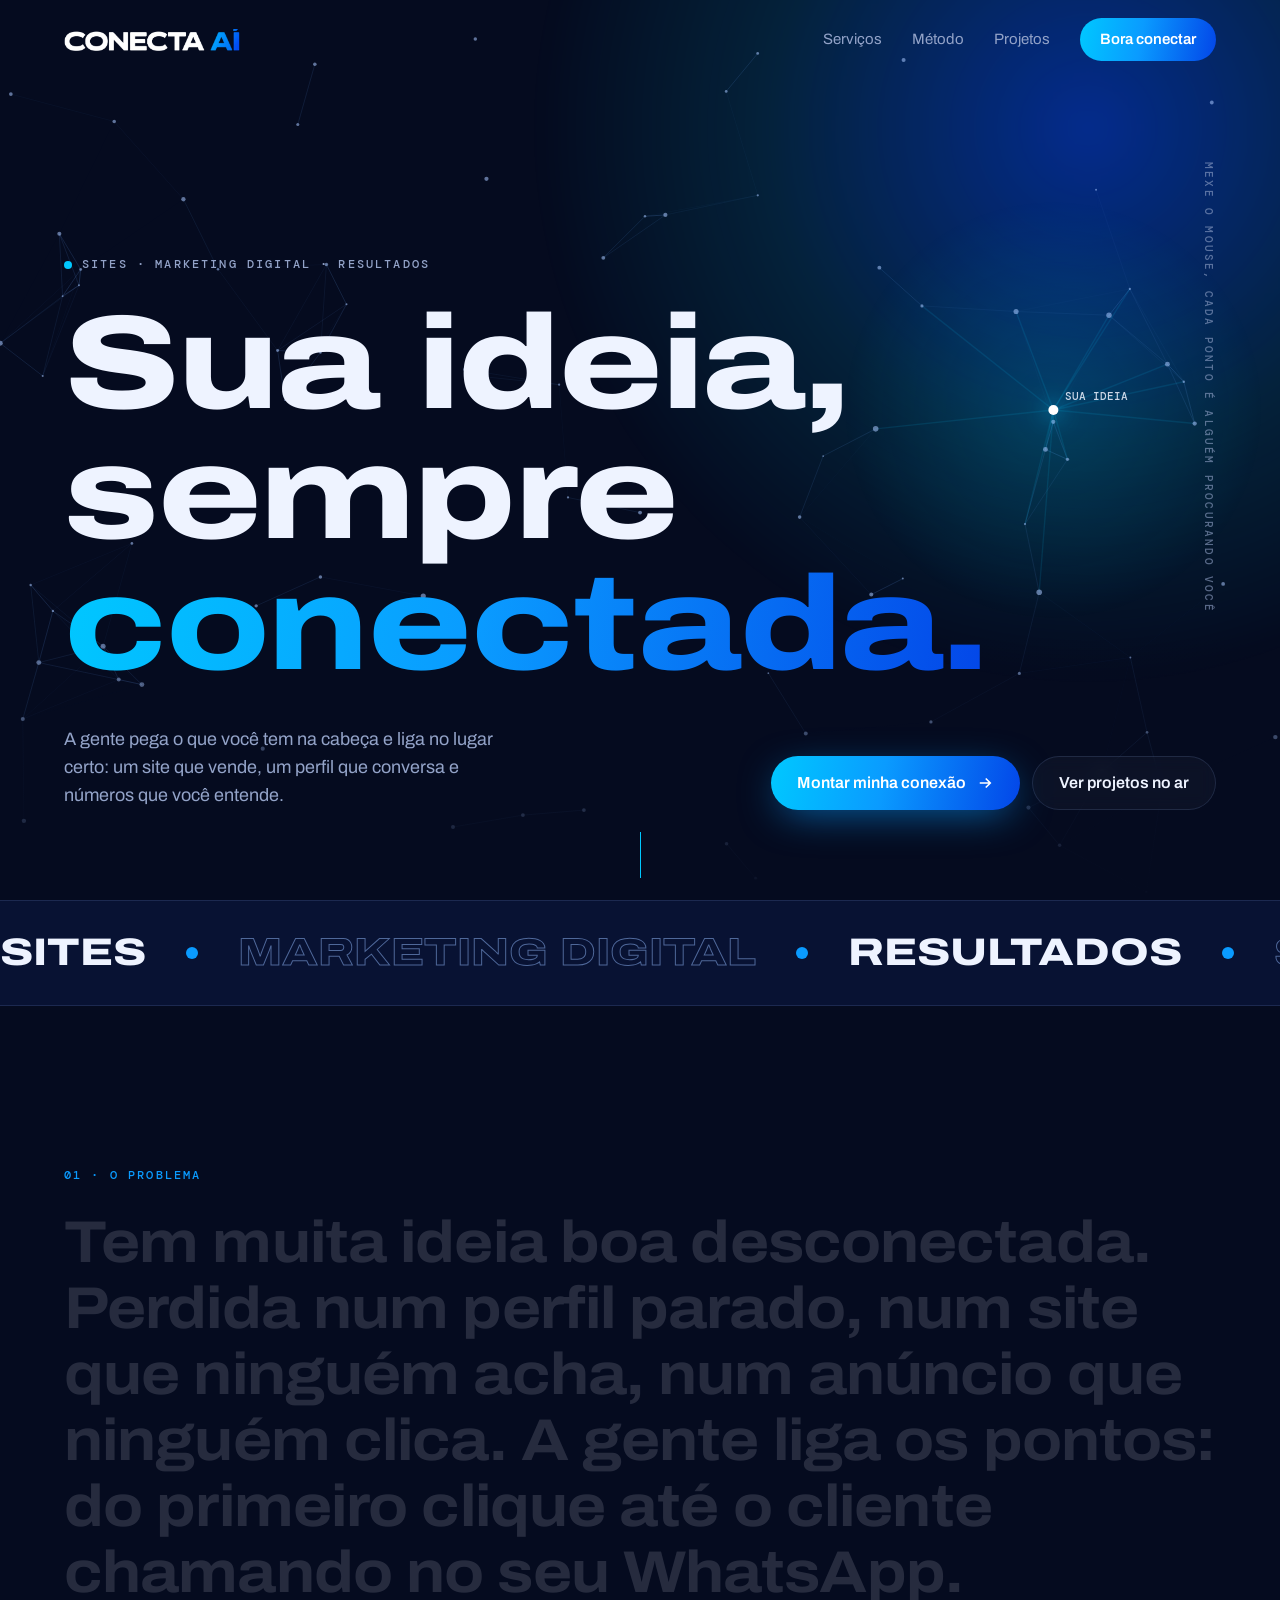
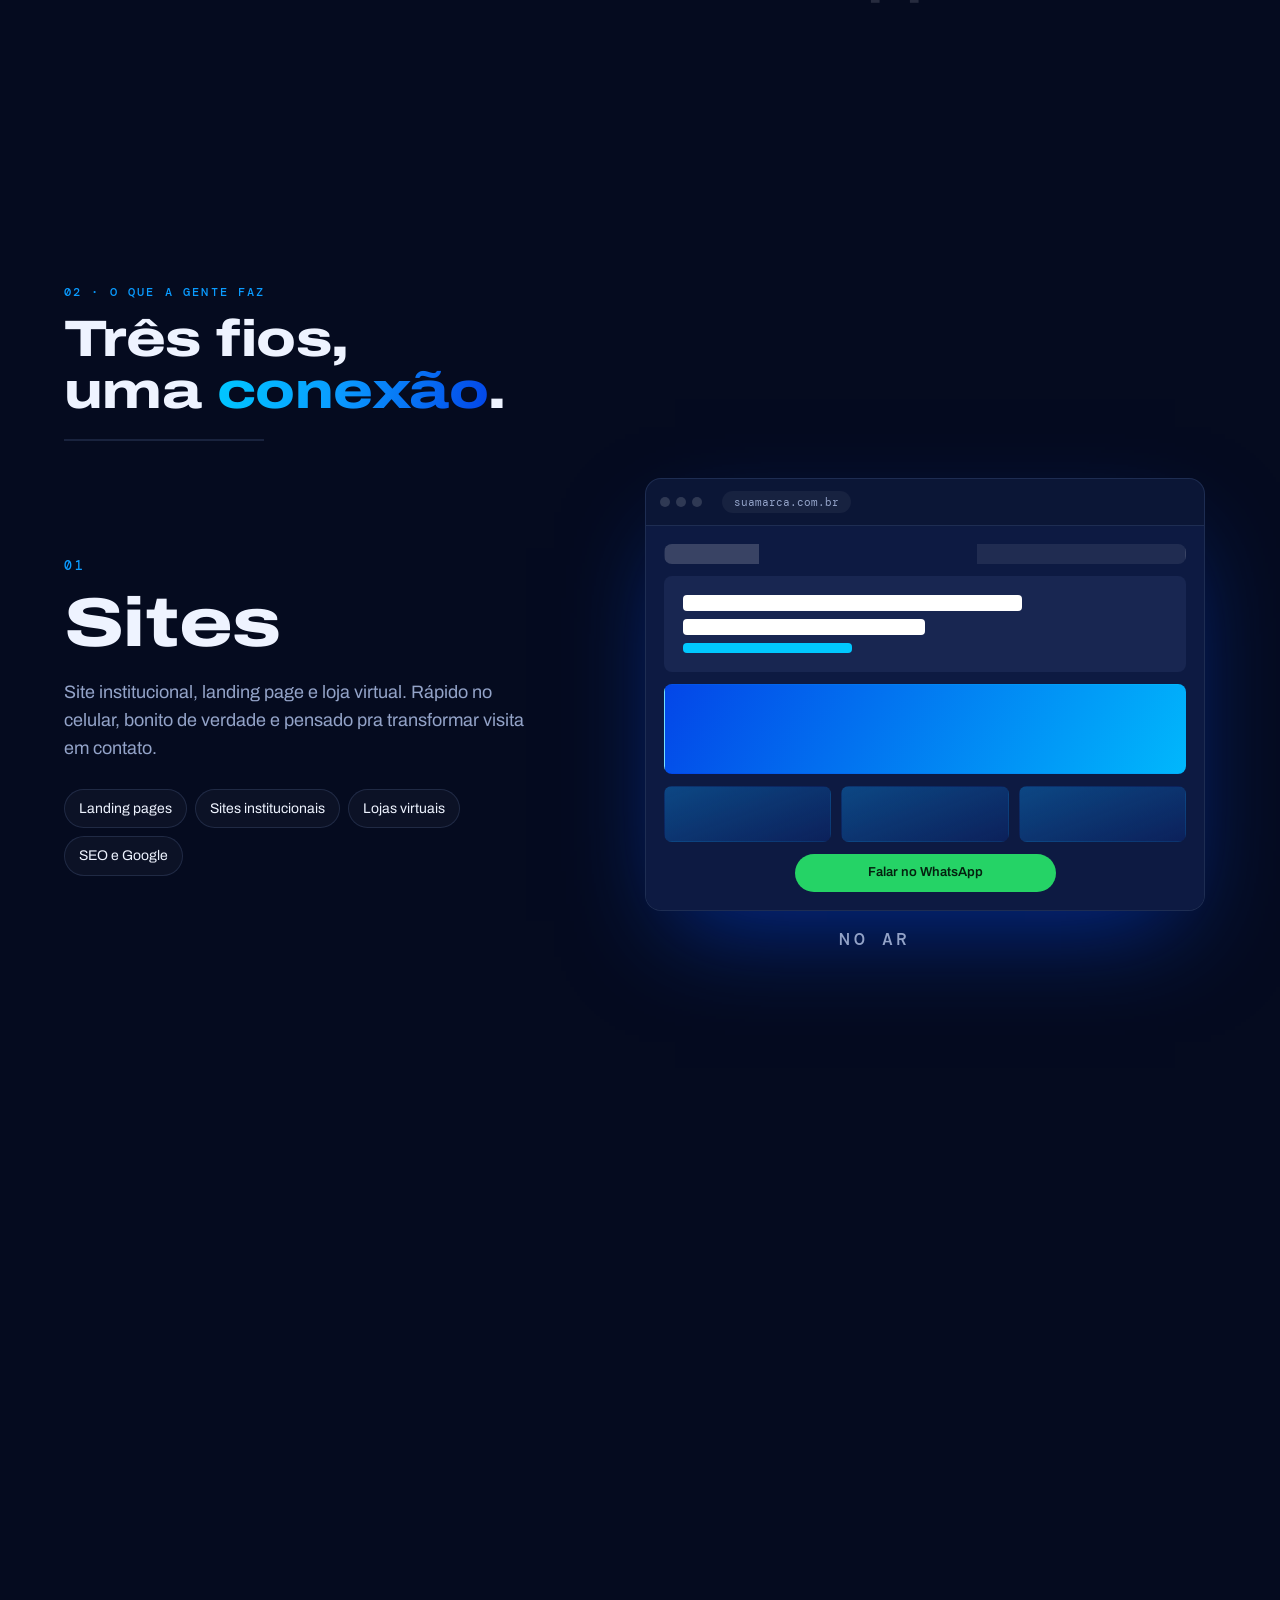
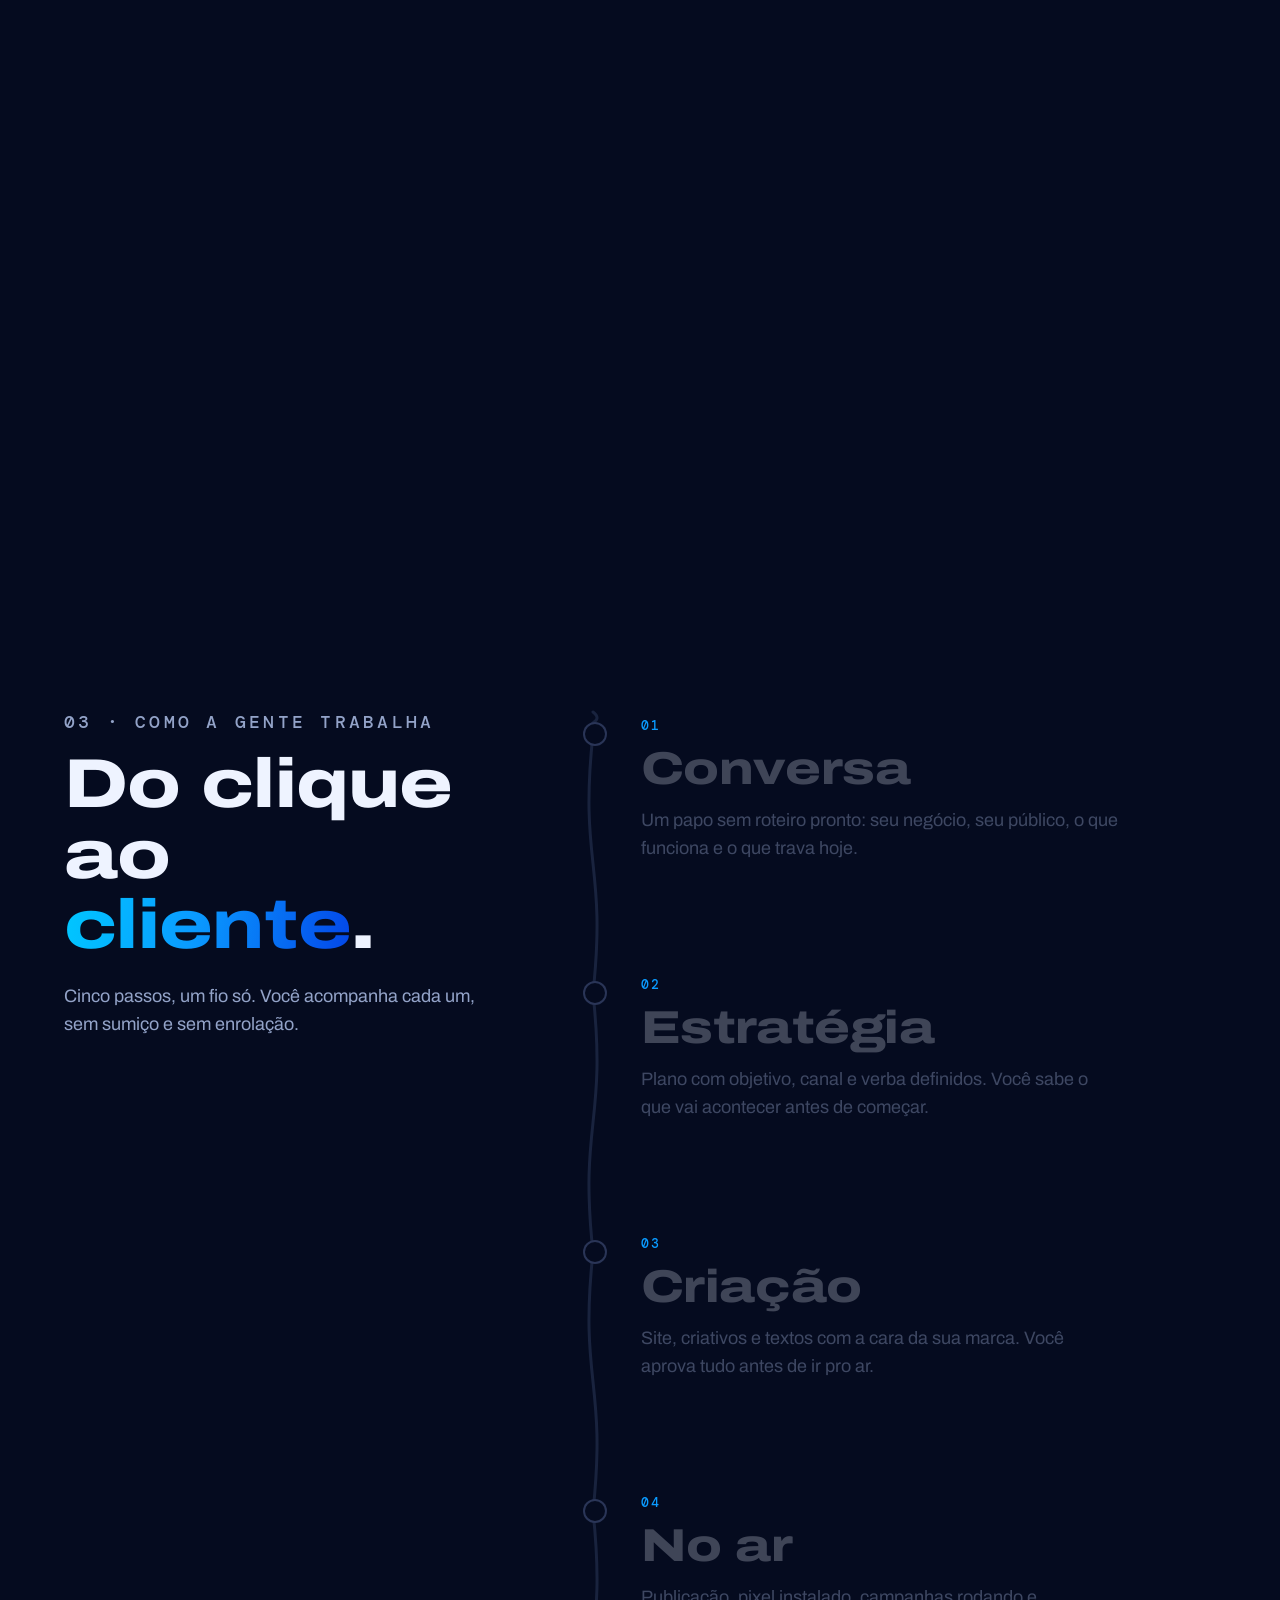
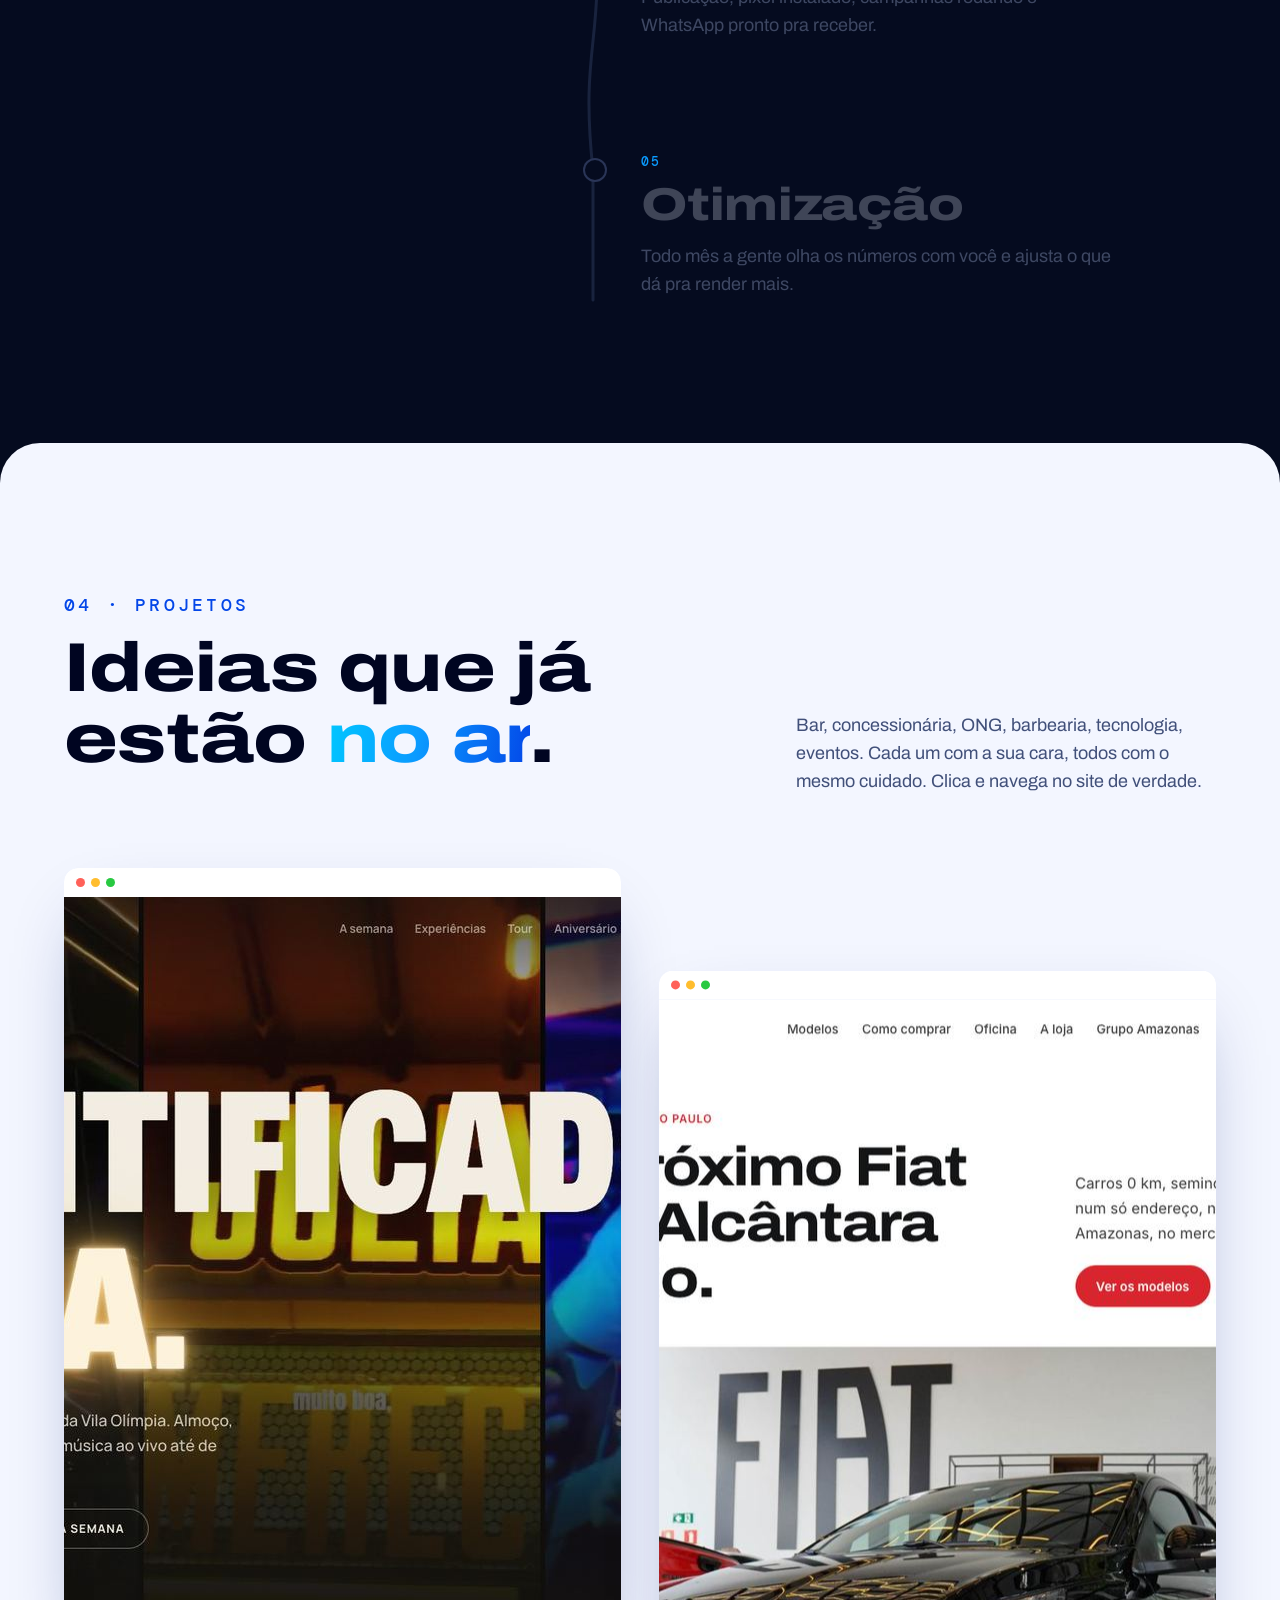
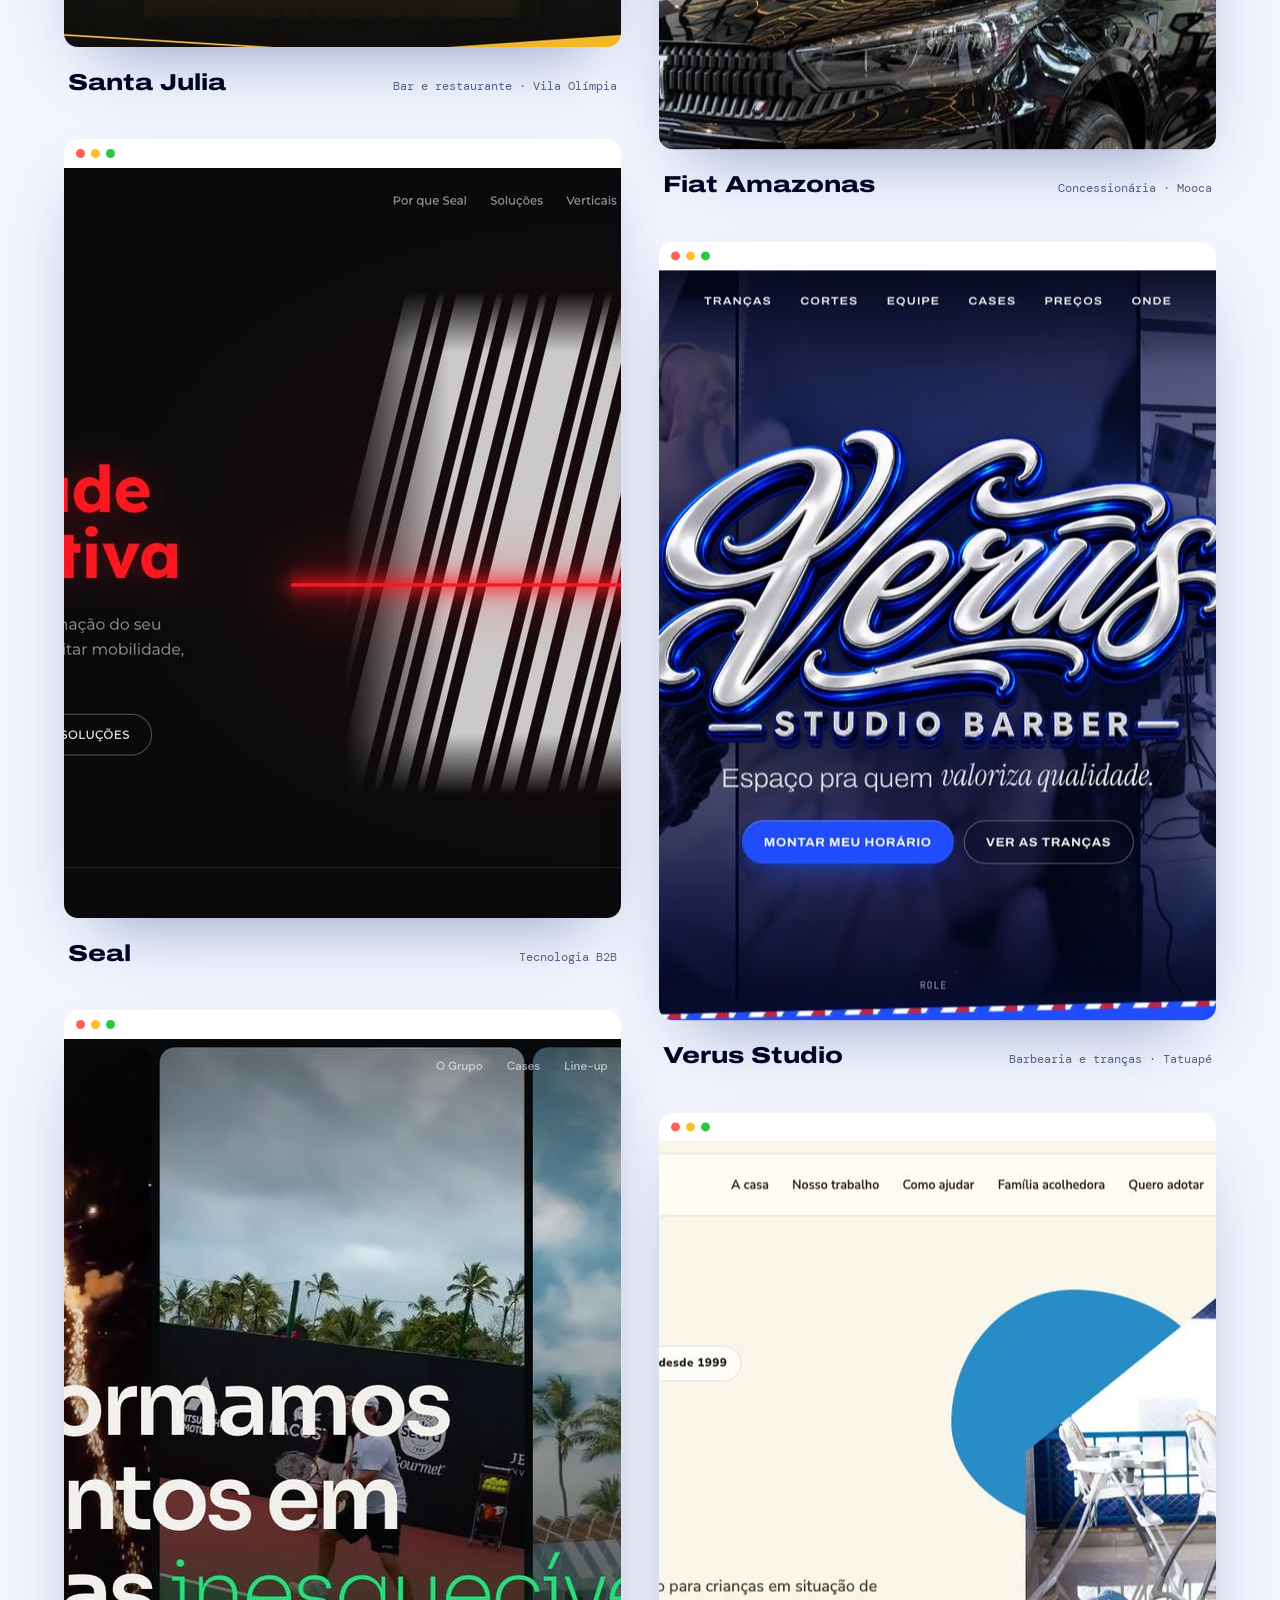
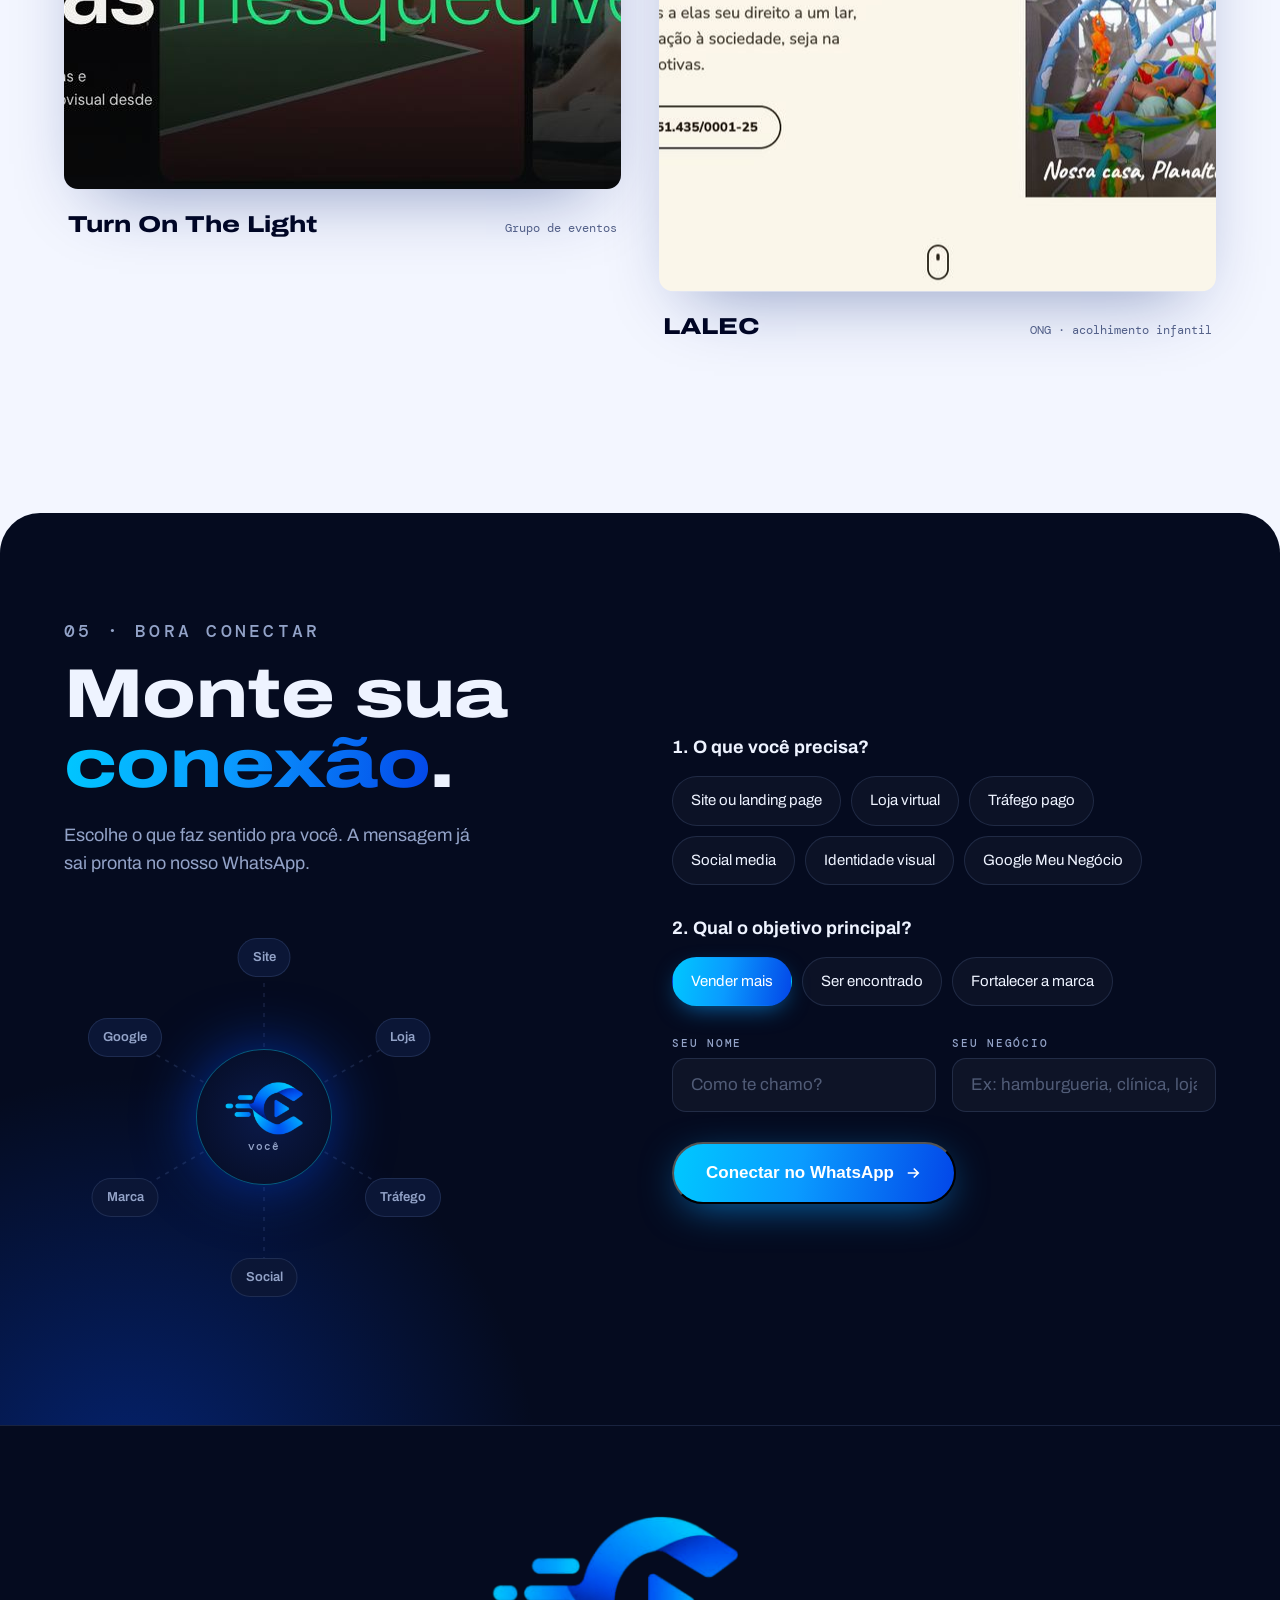
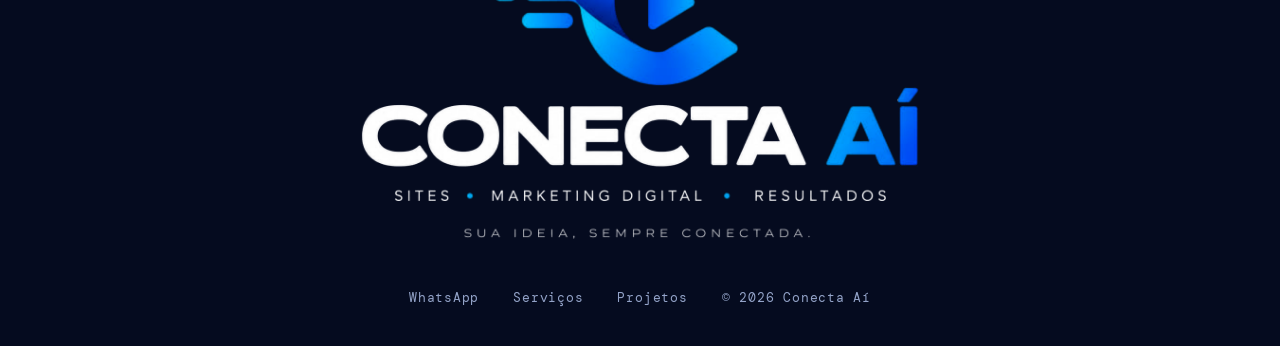
<file: index.html>
<!doctype html>
<html lang="pt-BR">
<head>
<meta charset="utf-8">
<meta name="viewport" content="width=device-width, initial-scale=1, viewport-fit=cover">
<title>Conecta Aí · Sites, Marketing Digital e Resultados</title>
<meta name="description" content="Conecta Aí: sites, marketing digital e resultados. Sua ideia, sempre conectada.">
<meta name="theme-color" content="#050b1f">
<meta property="og:title" content="Conecta Aí">
<meta property="og:description" content="Sites, marketing digital e resultados. Sua ideia, sempre conectada.">
<meta property="og:image" content="img/logo.png">
<link rel="icon" href="img/marca.png">
<link rel="preconnect" href="https://fonts.googleapis.com">
<link rel="preconnect" href="https://fonts.gstatic.com" crossorigin>
<link href="https://fonts.googleapis.com/css2?family=Archivo:wdth,wght@62..125,300..900&family=DM+Mono:wght@400;500&display=swap" rel="stylesheet">
<link rel="stylesheet" href="styles.css?v=1">
</head>
<body class="is-loading">

<div class="loader" id="loader" aria-hidden="true">
  <div class="loader__mark">
    <span class="ld ld--1"></span><span class="ld ld--2"></span><span class="ld ld--3"></span>
    <img src="img/marca.png" alt="" width="523" height="360">
  </div>
  <p class="loader__txt"><span>conectando</span> <b id="ldPct">0</b>%</p>
</div>

<header class="hd" id="hd">
  <a href="#topo" class="hd__logo" aria-label="Conecta Aí, início"><img src="img/letreiro-branco.png" alt="Conecta Aí" width="1182" height="148"></a>
  <nav class="hd__nav" id="nav">
    <a href="#servicos">Serviços</a>
    <a href="#metodo">Método</a>
    <a href="#projetos">Projetos</a>
    <a href="#conectar" class="hd__cta">Bora conectar</a>
  </nav>
  <button class="hd__burger" id="burger" aria-label="Abrir menu" aria-expanded="false"><span></span><span></span></button>
</header>

<main>

<section class="hero" id="topo">
  <canvas class="hero__net" id="net" aria-hidden="true"></canvas>
  <div class="hero__glow" aria-hidden="true"></div>
  <div class="hero__in">
    <p class="kicker"><i></i> Sites · Marketing digital · Resultados</p>
    <h1 class="hero__t">
      <span class="ln"><span>Sua ideia,</span></span>
      <span class="ln"><span>sempre</span></span>
      <span class="ln"><span class="grad">conectada.</span></span>
    </h1>
    <div class="hero__ft">
      <p>A gente pega o que você tem na cabeça e liga no lugar certo: um site que vende, um perfil que conversa e números que você entende.</p>
      <div class="btns">
        <a href="#conectar" class="btn btn--pri">Montar minha conexão <svg viewBox="0 0 24 24"><path d="M5 12h14M13 6l6 6-6 6"/></svg></a>
        <a href="#projetos" class="btn btn--ghost">Ver projetos no ar</a>
      </div>
    </div>
  </div>
  <p class="hero__hint">mexe o mouse, cada ponto é alguém procurando você</p>
  <div class="hero__scroll" aria-hidden="true"><span></span></div>
</section>

<div class="band" aria-hidden="true">
  <div class="band__track">
    <span>Sites</span><i></i><span>Marketing digital</span><i></i><span>Resultados</span><i></i><span>Sua ideia, sempre conectada</span><i></i>
    <span>Sites</span><i></i><span>Marketing digital</span><i></i><span>Resultados</span><i></i><span>Sua ideia, sempre conectada</span><i></i>
  </div>
</div>

<section class="manifesto" id="manifesto">
  <p class="label">01 · o problema</p>
  <p class="manifesto__t" id="manifestoT">Tem muita ideia boa desconectada. Perdida num perfil parado, num site que ninguém acha, num anúncio que ninguém clica. A gente liga os pontos: do primeiro clique até o cliente chamando no seu WhatsApp.</p>
</section>

<section class="servicos" id="servicos">
  <div class="servicos__pin">
    <div class="servicos__head">
      <p class="label">02 · o que a gente faz</p>
      <h2>Três fios,<br>uma <span class="grad">conexão</span>.</h2>
      <div class="servicos__bar"><span id="svBar"></span></div>
    </div>
    <div class="servicos__track" id="svTrack">

      <article class="sv" data-sv>
        <div class="sv__txt">
          <span class="sv__n">01</span>
          <h3>Sites</h3>
          <p>Site institucional, landing page e loja virtual. Rápido no celular, bonito de verdade e pensado pra transformar visita em contato.</p>
          <ul><li>Landing pages</li><li>Sites institucionais</li><li>Lojas virtuais</li><li>SEO e Google</li></ul>
        </div>
        <div class="sv__demo demo-site" aria-hidden="true">
          <div class="br">
            <div class="br__bar"><i></i><i></i><i></i><span>suamarca.com.br</span></div>
            <div class="br__body">
              <div class="ws ws--nav"></div>
              <div class="ws ws--hero"><b></b><b></b><b></b></div>
              <div class="ws ws--img"></div>
              <div class="ws ws--cards"><b></b><b></b><b></b></div>
              <div class="ws ws--cta">Falar no WhatsApp</div>
            </div>
          </div>
          <p class="demo__cap"><span data-step>wireframe</span></p>
        </div>
      </article>

      <article class="sv" data-sv>
        <div class="sv__txt">
          <span class="sv__n">02</span>
          <h3>Marketing digital</h3>
          <p>Tráfego pago, social media e conteúdo que faz sentido pro seu público. Anúncio certo, pra pessoa certa, na hora certa.</p>
          <ul><li>Tráfego pago (Meta e Google)</li><li>Social media</li><li>Conteúdo e criativos</li><li>Identidade visual</li></ul>
        </div>
        <div class="sv__demo demo-mkt" aria-hidden="true">
          <div class="ph">
            <div class="ph__top"><img src="img/marca.png" alt=""><span>suamarca</span><em>Patrocinado</em></div>
            <div class="ph__post"><div class="ph__play"></div></div>
            <div class="ph__act"><span class="heart"></span><span></span><span></span></div>
            <div class="ph__btn">Saiba mais</div>
          </div>
          <div class="kpis">
            <div><b data-count="48200">0</b><span>alcance</span></div>
            <div><b data-count="3100">0</b><span>cliques</span></div>
            <div><b data-count="214">0</b><span>conversas</span></div>
          </div>
          <p class="demo__cap">painel ilustrativo</p>
        </div>
      </article>

      <article class="sv" data-sv>
        <div class="sv__txt">
          <span class="sv__n">03</span>
          <h3>Resultados</h3>
          <p>Nada de achismo. A gente mede, mostra e ajusta todo mês, pra cada real investido virar mais gente chegando até você.</p>
          <ul><li>Relatórios mensais</li><li>Pixel e métricas</li><li>Testes A/B</li><li>Ajuste contínuo</li></ul>
        </div>
        <div class="sv__demo demo-res" aria-hidden="true">
          <div class="chart">
            <div class="chart__hd"><span>contatos por mês</span><b>+<em data-count="180">0</em>%</b></div>
            <svg viewBox="0 0 400 200" preserveAspectRatio="none">
              <defs><linearGradient id="gArea" x1="0" y1="0" x2="0" y2="1"><stop offset="0" stop-color="#0a9bff" stop-opacity=".45"/><stop offset="1" stop-color="#0a9bff" stop-opacity="0"/></linearGradient>
              <linearGradient id="gLine" x1="0" y1="0" x2="1" y2="0"><stop offset="0" stop-color="#00c8ff"/><stop offset="1" stop-color="#0346e8"/></linearGradient></defs>
              <g class="chart__grid"><line x1="0" y1="50" x2="400" y2="50"/><line x1="0" y1="100" x2="400" y2="100"/><line x1="0" y1="150" x2="400" y2="150"/></g>
              <path class="chart__area" d="M0 175 L57 168 L114 160 L171 148 L228 120 L285 96 L342 58 L400 22 L400 200 L0 200Z" fill="url(#gArea)"/>
              <path class="chart__line" id="chartLine" d="M0 175 L57 168 L114 160 L171 148 L228 120 L285 96 L342 58 L400 22" fill="none" stroke="url(#gLine)" stroke-width="4" stroke-linecap="round" stroke-linejoin="round"/>
            </svg>
            <div class="chart__x"><span>mês 1</span><span>mês 4</span><span>mês 8</span></div>
          </div>
          <p class="demo__cap">painel ilustrativo</p>
        </div>
      </article>

    </div>
  </div>
</section>

<section class="metodo" id="metodo">
  <div class="metodo__head">
    <p class="label">03 · como a gente trabalha</p>
    <h2>Do clique<br>ao <span class="grad">cliente</span>.</h2>
    <p>Cinco passos, um fio só. Você acompanha cada um, sem sumiço e sem enrolação.</p>
  </div>
  <div class="metodo__steps" id="steps">
    <svg class="cable" id="cable" aria-hidden="true"><path id="cablePath" d=""/><path id="cableLive" d=""/></svg>
    <div class="step" data-step-i><span class="step__dot"></span><span class="step__n">01</span><h3>Conversa</h3><p>Um papo sem roteiro pronto: seu negócio, seu público, o que funciona e o que trava hoje.</p></div>
    <div class="step" data-step-i><span class="step__dot"></span><span class="step__n">02</span><h3>Estratégia</h3><p>Plano com objetivo, canal e verba definidos. Você sabe o que vai acontecer antes de começar.</p></div>
    <div class="step" data-step-i><span class="step__dot"></span><span class="step__n">03</span><h3>Criação</h3><p>Site, criativos e textos com a cara da sua marca. Você aprova tudo antes de ir pro ar.</p></div>
    <div class="step" data-step-i><span class="step__dot"></span><span class="step__n">04</span><h3>No ar</h3><p>Publicação, pixel instalado, campanhas rodando e WhatsApp pronto pra receber.</p></div>
    <div class="step" data-step-i><span class="step__dot"></span><span class="step__n">05</span><h3>Otimização</h3><p>Todo mês a gente olha os números com você e ajusta o que dá pra render mais.</p></div>
  </div>
</section>

<section class="projetos" id="projetos">
  <div class="projetos__head">
    <p class="label">04 · projetos</p>
    <h2>Ideias que já<br>estão <span class="grad">no ar</span>.</h2>
    <p>Bar, concessionária, ONG, barbearia, tecnologia, eventos. Cada um com a sua cara, todos com o mesmo cuidado. Clica e navega no site de verdade.</p>
  </div>
  <div class="pj-grid">
    <a class="pj" href="https://hctoliv.github.io/santa-julia/" target="_blank" rel="noopener"><div class="pj__fr"><div class="pj__bar"><i></i><i></i><i></i></div><img src="img/projetos/santa-julia.jpg" alt="Site do bar Santa Julia" loading="lazy" width="1200" height="750"></div><div class="pj__meta"><b>Santa Julia</b><span>Bar e restaurante · Vila Olímpia</span></div></a>
    <a class="pj" href="https://hctoliv.github.io/fiat-amazonas/" target="_blank" rel="noopener"><div class="pj__fr"><div class="pj__bar"><i></i><i></i><i></i></div><img src="img/projetos/fiat-amazonas.jpg" alt="Site da Fiat Amazonas" loading="lazy" width="1200" height="750"></div><div class="pj__meta"><b>Fiat Amazonas</b><span>Concessionária · Mooca</span></div></a>
    <a class="pj" href="https://hctoliv.github.io/seal/" target="_blank" rel="noopener"><div class="pj__fr"><div class="pj__bar"><i></i><i></i><i></i></div><img src="img/projetos/seal.jpg" alt="Site da Seal" loading="lazy" width="1200" height="750"></div><div class="pj__meta"><b>Seal</b><span>Tecnologia B2B</span></div></a>
    <a class="pj" href="https://hctoliv.github.io/verus-studio/" target="_blank" rel="noopener"><div class="pj__fr"><div class="pj__bar"><i></i><i></i><i></i></div><img src="img/projetos/verus-studio.jpg" alt="Site do Verus Studio Barber" loading="lazy" width="1200" height="750"></div><div class="pj__meta"><b>Verus Studio</b><span>Barbearia e tranças · Tatuapé</span></div></a>
    <a class="pj" href="https://hctoliv.github.io/turn-on-the-light/" target="_blank" rel="noopener"><div class="pj__fr"><div class="pj__bar"><i></i><i></i><i></i></div><img src="img/projetos/turn-on-the-light.jpg" alt="Site da Turn On The Light" loading="lazy" width="1200" height="750"></div><div class="pj__meta"><b>Turn On The Light</b><span>Grupo de eventos</span></div></a>
    <a class="pj" href="https://hctoliv.github.io/lalec/" target="_blank" rel="noopener"><div class="pj__fr"><div class="pj__bar"><i></i><i></i><i></i></div><img src="img/projetos/lalec.jpg" alt="Site da LALEC" loading="lazy" width="1200" height="750"></div><div class="pj__meta"><b>LALEC</b><span>ONG · acolhimento infantil</span></div></a>
  </div>
</section>

<section class="conectar" id="conectar">
  <div class="conectar__in">
    <div class="conectar__head">
      <p class="label">05 · bora conectar</p>
      <h2>Monte sua<br><span class="grad">conexão</span>.</h2>
      <p>Escolhe o que faz sentido pra você. A mensagem já sai pronta no nosso WhatsApp.</p>

    <div class="hub" aria-hidden="true">
      <svg class="hub__lines" viewBox="0 0 400 400" id="hubLines"></svg>
      <div class="hub__core"><img src="img/marca.png" alt=""><span id="hubName">você</span></div>
      <span class="hub__node" data-node="Site ou landing page">Site</span>
      <span class="hub__node" data-node="Loja virtual">Loja</span>
      <span class="hub__node" data-node="Tráfego pago">Tráfego</span>
      <span class="hub__node" data-node="Social media">Social</span>
      <span class="hub__node" data-node="Identidade visual">Marca</span>
      <span class="hub__node" data-node="Google Meu Negócio">Google</span>
    </div>
    </div>

    <form class="form" id="form" novalidate>
      <fieldset>
        <legend>1. O que você precisa?</legend>
        <div class="chips" id="chips">
          <label><input type="checkbox" value="Site ou landing page"><span>Site ou landing page</span></label>
          <label><input type="checkbox" value="Loja virtual"><span>Loja virtual</span></label>
          <label><input type="checkbox" value="Tráfego pago"><span>Tráfego pago</span></label>
          <label><input type="checkbox" value="Social media"><span>Social media</span></label>
          <label><input type="checkbox" value="Identidade visual"><span>Identidade visual</span></label>
          <label><input type="checkbox" value="Google Meu Negócio"><span>Google Meu Negócio</span></label>
        </div>
      </fieldset>
      <fieldset>
        <legend>2. Qual o objetivo principal?</legend>
        <div class="chips chips--radio">
          <label><input type="radio" name="obj" value="Vender mais" checked><span>Vender mais</span></label>
          <label><input type="radio" name="obj" value="Ser encontrado no Google"><span>Ser encontrado</span></label>
          <label><input type="radio" name="obj" value="Fortalecer a marca"><span>Fortalecer a marca</span></label>
        </div>
      </fieldset>
      <div class="fields">
        <label class="fld"><span>Seu nome</span><input type="text" id="fNome" autocomplete="name" placeholder="Como te chamo?"></label>
        <label class="fld"><span>Seu negócio</span><input type="text" id="fNeg" placeholder="Ex: hamburgueria, clínica, loja"></label>
      </div>
      <button type="submit" class="btn btn--pri btn--big">Conectar no WhatsApp <svg viewBox="0 0 24 24"><path d="M5 12h14M13 6l6 6-6 6"/></svg></button>
      <p class="form__err" id="fErr" hidden>Escolhe pelo menos uma opção ali em cima.</p>
    </form>
  </div>
</section>

</main>

<footer class="ft">
  <img src="img/logo-branco.png" alt="Conecta Aí · Sites, Marketing Digital, Resultados · Sua ideia, sempre conectada." class="ft__logo" loading="lazy" width="1182" height="680">
  <div class="ft__row">
    <a href="#conectar">WhatsApp</a>
    <a href="#servicos">Serviços</a>
    <a href="#projetos">Projetos</a>
    <span>© <span id="ano">2026</span> Conecta Aí</span>
  </div>
</footer>

<a class="wa-float" id="waFloat" href="#conectar" aria-label="Falar no WhatsApp"><svg viewBox="0 0 32 32"><path d="M16 3a13 13 0 0 0-11.2 19.6L3 29l6.6-1.7A13 13 0 1 0 16 3zm0 23.7c-2 0-4-.6-5.7-1.6l-.4-.2-3.9 1 1-3.8-.3-.4A10.7 10.7 0 1 1 16 26.7zm5.9-8c-.3-.2-1.9-1-2.2-1-.3-.1-.5-.2-.7.1l-1 1.3c-.2.2-.4.2-.7.1a8.8 8.8 0 0 1-4.4-3.8c-.3-.6.3-.5 1-1.7.1-.2 0-.4 0-.5l-1-2.4c-.3-.6-.5-.5-.7-.5h-.6c-.2 0-.5.1-.8.4s-1 1-1 2.5 1 2.9 1.2 3.1c.2.2 2 3.1 5 4.4 1.8.8 2.6.9 3.5.7.6-.1 1.9-.8 2.1-1.5.3-.7.3-1.3.2-1.5l-.6-.3z"/></svg></a>

<script src="main.js?v=1"></script>
</body>
</html>
</file>
<file: styles.css>
:root{
  --bg:#050b1f;
  --bg2:#081233;
  --ink:#eef3ff;
  --mut:#93a3c8;
  --navy:#000521;
  --cyan:#00c8ff;
  --sky:#0a9bff;
  --blue:#0566f5;
  --deep:#0346e8;
  --line:rgba(150,180,255,.14);
  --paper:#f3f6ff;
  --grad:linear-gradient(100deg,#00c8ff 0%,#0a9bff 45%,#0346e8 100%);
  --pad:clamp(20px,5vw,72px);
  --disp:"Archivo",system-ui,sans-serif;
  --mono:"DM Mono",ui-monospace,monospace;
}
*{box-sizing:border-box;margin:0;padding:0}
[hidden]{display:none!important}
html{overflow-x:clip;scroll-behavior:smooth;-webkit-text-size-adjust:100%}
body{background:var(--bg);color:var(--ink);font:400 17px/1.55 var(--disp);font-variation-settings:"wdth" 100;-webkit-font-smoothing:antialiased;overflow-x:clip}
body.is-loading{overflow:hidden}
main{overflow-x:clip}
img{display:block;max-width:100%}
a{color:inherit;text-decoration:none}
h1,h2,h3{font-family:var(--disp);font-weight:800;font-stretch:125%;font-variation-settings:"wdth" 125;letter-spacing:-.01em;line-height:1.02}
.grad{background:var(--grad);-webkit-background-clip:text;background-clip:text;color:transparent}
.label,.kicker{font:500 12px/1.2 var(--mono);letter-spacing:.18em;text-transform:uppercase;color:var(--sky)}
.kicker{display:inline-flex;align-items:center;gap:10px;color:var(--mut)}
.kicker i{width:8px;height:8px;border-radius:50%;background:var(--cyan);box-shadow:0 0 0 0 rgba(0,200,255,.6);animation:ping 2s infinite}
@keyframes ping{70%{box-shadow:0 0 0 10px rgba(0,200,255,0)}100%{box-shadow:0 0 0 0 rgba(0,200,255,0)}}

/* botões */
.btns{display:flex;flex-wrap:wrap;gap:12px}
.btn{display:inline-flex;align-items:center;gap:10px;height:54px;padding:0 26px;border-radius:999px;font-weight:600;font-size:16px;transition:transform .3s,box-shadow .3s,background .3s;white-space:nowrap}
.btn svg{width:18px;height:18px;fill:none;stroke:currentColor;stroke-width:2.2;transition:transform .3s}
.btn:hover svg{transform:translateX(4px)}
.btn--pri{background:var(--grad);color:#fff;box-shadow:0 10px 40px -10px rgba(10,155,255,.7)}
.btn--pri:hover{transform:translateY(-2px);box-shadow:0 16px 50px -10px rgba(10,155,255,.9)}
.btn--ghost{border:1px solid var(--line);background:rgba(255,255,255,.03);backdrop-filter:blur(8px)}
.btn--ghost:hover{border-color:var(--sky)}
.btn--big{height:62px;font-size:17px;padding:0 32px}

/* loader */
.loader{position:fixed;inset:0;z-index:100;background:var(--bg);display:grid;place-content:center;justify-items:center;gap:28px;transition:clip-path 1s cubic-bezier(.77,0,.18,1)}
.loader.out{clip-path:inset(0 0 100% 0)}
.loader__mark{position:relative;width:min(220px,50vw)}
.loader__mark img{width:100%;opacity:0;transform:scale(.8) rotate(-12deg);animation:mk 1s .5s cubic-bezier(.2,.9,.2,1.2) forwards;position:relative;z-index:1}
@keyframes mk{to{opacity:1;transform:none}}
.ld{position:absolute;height:9%;border-radius:99px;background:linear-gradient(90deg,#00c8ff,#0a9bff);left:-40%;opacity:0;animation:ldin .7s cubic-bezier(.2,.8,.2,1) forwards}
.ld--1{top:31%;width:30%;animation-delay:.1s}
.ld--2{top:45%;width:40%;animation-delay:.2s}
.ld--3{top:59%;width:30%;animation-delay:.3s}
@keyframes ldin{0%{transform:translateX(-200%);opacity:0}100%{transform:translateX(0);opacity:1}}
.loader__txt{font:500 12px var(--mono);letter-spacing:.2em;text-transform:uppercase;color:var(--mut)}
.loader__txt b{color:var(--ink);font-weight:500}
.loader .ld,.loader__mark img{will-change:transform}

/* header */
.hd{position:fixed;top:0;left:0;right:0;z-index:50;display:flex;align-items:center;justify-content:space-between;padding:18px var(--pad);transition:transform .45s,background .4s,padding .4s}
.hd.solid{background:rgba(5,11,31,.72);backdrop-filter:blur(14px);-webkit-backdrop-filter:blur(14px);padding-top:12px;padding-bottom:12px;border-bottom:1px solid var(--line)}
.hd.hide{transform:translateY(-110%)}
.hd__logo img{height:22px;width:auto}
.hd__nav{display:flex;align-items:center;gap:30px;font-size:15px}
.hd__nav a{position:relative;color:var(--mut);transition:color .3s}
.hd__nav a:hover{color:var(--ink)}
.hd__nav a:not(.hd__cta)::after{content:"";position:absolute;left:0;right:0;bottom:-4px;height:2px;background:var(--grad);transform:scaleX(0);transform-origin:left;transition:transform .35s}
.hd__nav a:hover::after{transform:none}
.hd__cta{color:#fff!important;background:var(--grad);padding:10px 20px;border-radius:99px;font-weight:600}
.hd__burger{display:none;width:44px;height:44px;border:1px solid var(--line);border-radius:50%;background:rgba(255,255,255,.04);position:relative;cursor:pointer}
.hd__burger span{position:absolute;left:13px;right:13px;height:2px;background:var(--ink);transition:transform .3s}
.hd__burger span:first-child{top:17px}.hd__burger span:last-child{top:25px}
.hd__burger[aria-expanded=true] span:first-child{transform:translateY(4px) rotate(45deg)}
.hd__burger[aria-expanded=true] span:last-child{transform:translateY(-4px) rotate(-45deg)}

/* hero */
.hero{position:relative;min-height:100svh;display:flex;align-items:flex-end;padding:120px var(--pad) clamp(70px,10vh,110px);overflow:hidden;isolation:isolate}
.hero__net{position:absolute;inset:0;width:100%;height:100%;z-index:-1}
.hero__glow{position:absolute;z-index:-2;width:90vmax;height:90vmax;right:-30vmax;top:-35vmax;border-radius:50%;background:radial-gradient(circle,rgba(3,70,232,.55),rgba(0,200,255,.12) 40%,transparent 68%);filter:blur(10px);pointer-events:none}
.hero::after{content:"";position:absolute;inset:auto 0 0;height:30%;background:linear-gradient(transparent,var(--bg));z-index:-1;pointer-events:none}
.hero__in{width:100%;pointer-events:none}
.hero__in a{pointer-events:auto}
.hero__t{font-size:clamp(50px,10.4vw,176px);line-height:.98;margin:22px 0 clamp(26px,4vh,44px);font-stretch:125%}
.hero__t .ln{display:block;overflow:hidden;padding-bottom:.06em;margin-bottom:-.06em}
.hero__t .ln>span{display:inline-block;transform:translateY(105%);transition:transform 1.1s cubic-bezier(.2,.9,.1,1)}
.hero__t .ln:nth-child(2)>span{transition-delay:.08s}
.hero__t .ln:nth-child(3)>span{transition-delay:.16s}
.ready .hero__t .ln>span{transform:none}
.hero__ft{display:flex;justify-content:space-between;align-items:flex-end;gap:32px;flex-wrap:wrap}
.hero__ft p{max-width:440px;color:var(--mut);font-size:18px}
.hero__hint{position:absolute;right:var(--pad);top:18%;writing-mode:vertical-rl;font:500 11px var(--mono);letter-spacing:.2em;text-transform:uppercase;color:rgba(147,163,200,.6)}
.hero__scroll{position:absolute;left:50%;bottom:22px;width:1px;height:46px;background:var(--line);overflow:hidden}
.hero__scroll span{position:absolute;inset:0;background:var(--cyan);animation:sc 1.8s infinite}
@keyframes sc{0%{transform:translateY(-100%)}100%{transform:translateY(100%)}}
.hero .kicker,.hero__ft{opacity:0;transform:translateY(20px);transition:opacity 1s .5s,transform 1s .5s}
.ready .hero .kicker,.ready .hero__ft{opacity:1;transform:none}

/* faixa */
.band{border-block:1px solid var(--line);padding:22px 0;overflow:hidden;background:var(--bg2)}
.band__track{display:flex;align-items:center;gap:40px;width:max-content;animation:mq 30s linear infinite}
.band span{font-weight:800;font-stretch:125%;font-variation-settings:"wdth" 125;font-size:clamp(24px,3vw,40px);text-transform:uppercase;white-space:nowrap}
.band span:nth-of-type(even){color:transparent;-webkit-text-stroke:1px rgba(150,190,255,.5)}
.band i{width:12px;height:12px;border-radius:50%;background:var(--sky);flex:none}
@keyframes mq{to{transform:translateX(-50%)}}

/* manifesto */
.manifesto{padding:clamp(110px,18vh,200px) var(--pad);max-width:1400px;margin:0 auto}
.manifesto__t{margin-top:28px;font-weight:700;font-stretch:112%;font-variation-settings:"wdth" 112;font-size:clamp(30px,4.6vw,72px);line-height:1.12;letter-spacing:-.015em}
.manifesto__t .w{color:rgba(238,243,255,.14);transition:color .4s}
.manifesto__t .w.on{color:var(--ink)}
.manifesto__t .w.hl.on{color:var(--cyan)}

/* serviços: pin horizontal */
.servicos{position:relative;height:400vh}
.servicos__pin{position:sticky;top:0;height:100vh;height:100svh;overflow:hidden;display:flex;align-items:center}
.servicos__head{position:absolute;top:clamp(90px,13vh,130px);left:var(--pad);z-index:2}
.servicos__head h2{font-size:clamp(34px,4vw,60px);margin-top:14px}
.servicos__bar{margin-top:22px;width:200px;height:2px;background:var(--line);overflow:hidden}
.servicos__bar span{display:block;height:100%;width:100%;background:var(--grad);transform:scaleX(0);transform-origin:left}
.servicos__track{display:flex;height:100%;will-change:transform}
.sv{flex:none;width:100vw;height:100%;display:grid;grid-template-columns:minmax(0,1fr) minmax(0,1.15fr);align-items:center;gap:clamp(30px,5vw,80px);padding:clamp(200px,28vh,260px) var(--pad) 60px}
.sv__n{font:500 13px var(--mono);color:var(--sky);letter-spacing:.2em}
.sv h3{font-size:clamp(40px,5.4vw,88px);margin:10px 0 20px}
.sv p{color:var(--mut);max-width:460px;font-size:18px}
.sv ul{list-style:none;display:flex;flex-wrap:wrap;gap:8px;margin-top:26px;max-width:480px}
.sv li{font-size:14px;padding:8px 14px;border:1px solid var(--line);border-radius:99px;background:rgba(255,255,255,.03)}
.sv__demo{position:relative;justify-self:center;width:100%;max-width:560px}
.demo__cap{font:500 11px var(--mono);letter-spacing:.18em;text-transform:uppercase;color:rgba(147,163,200,.6);margin-top:16px;text-align:center}

/* demo site */
.br{border-radius:16px;background:#0b1636;border:1px solid var(--line);overflow:hidden;box-shadow:0 40px 100px -30px rgba(3,70,232,.6)}
.br__bar{display:flex;align-items:center;gap:6px;padding:12px 14px;border-bottom:1px solid var(--line)}
.br__bar i{width:10px;height:10px;border-radius:50%;background:rgba(255,255,255,.15)}
.br__bar span{margin-left:14px;font:400 11px var(--mono);color:var(--mut);background:rgba(255,255,255,.05);padding:4px 12px;border-radius:99px}
.br__body{padding:18px;display:grid;gap:12px;background:#0b1636;transition:background .6s}
.ws{border:1.5px dashed rgba(150,180,255,.3);border-radius:8px;transition:all .6s cubic-bezier(.2,.8,.2,1)}
.ws--nav{height:20px}
.ws--hero{height:96px;display:grid;align-content:center;gap:8px;padding:0 18px}
.ws--hero b{display:block;height:10px;border-radius:4px;background:rgba(150,180,255,.15);transition:all .6s}
.ws--hero b:nth-child(1){width:70%;height:16px}.ws--hero b:nth-child(2){width:50%;height:16px}.ws--hero b:nth-child(3){width:35%}
.ws--img{height:90px}
.ws--cards{display:grid;grid-template-columns:repeat(3,1fr);gap:10px;border:0}
.ws--cards b{height:56px;border:1.5px dashed rgba(150,180,255,.3);border-radius:8px;transition:all .6s}
.ws--cta{height:38px;display:grid;place-items:center;font-size:13px;font-weight:600;color:transparent;width:50%;justify-self:center;border-radius:99px}
/* estados (s1 = blocos, s2 = cor, s3 = pronto) */
.demo-site.s1 .ws{border-style:solid;border-color:transparent;background:rgba(150,180,255,.08)}
.demo-site.s1 .ws--cards{background:none}
.demo-site.s1 .ws--cards b{border-color:transparent;background:rgba(150,180,255,.08)}
.demo-site.s2 .ws--hero b:nth-child(-n+2){background:#fff}
.demo-site.s2 .ws--hero b:nth-child(3){background:var(--cyan)}
.demo-site.s2 .ws--img{background:linear-gradient(120deg,#0346e8,#00c8ff 60%,#7ae0ff);background-size:200% 100%;animation:shine 4s linear infinite}
.demo-site.s2 .ws--cards b{background:linear-gradient(160deg,rgba(10,155,255,.35),rgba(3,70,232,.15))}
.demo-site.s2 .ws--nav{background:linear-gradient(90deg,rgba(255,255,255,.18) 18%,transparent 18% 60%,rgba(255,255,255,.08) 60%)}
.demo-site.s3 .ws--cta{background:#25d366;color:#04210f;box-shadow:0 0 0 0 rgba(37,211,102,.6);animation:ping2 1.8s infinite}
.demo-site.s3 .br__body{background:#0d1a42}
@keyframes shine{to{background-position:-200% 0}}
@keyframes ping2{70%{box-shadow:0 0 0 14px rgba(37,211,102,0)}100%{box-shadow:0 0 0 0 rgba(37,211,102,0)}}

/* demo marketing */
.demo-mkt{display:grid;grid-template-columns:minmax(0,1fr) minmax(0,.8fr);gap:20px;align-items:center}
.demo-mkt .demo__cap{grid-column:1/-1}
.ph{background:#0b1636;border:1px solid var(--line);border-radius:28px;padding:14px;box-shadow:0 40px 100px -30px rgba(3,70,232,.6);max-width:300px;justify-self:end;width:100%}
.ph__top{display:flex;align-items:center;gap:8px;font-size:13px;font-weight:600}
.ph__top img{width:28px;height:28px;object-fit:contain;background:#fff;border-radius:50%;padding:3px}
.ph__top em{margin-left:auto;font-style:normal;font:400 10px var(--mono);color:var(--mut)}
.ph__post{margin:12px 0;aspect-ratio:4/5;border-radius:14px;background:radial-gradient(circle at 30% 20%,#00c8ff,transparent 60%),linear-gradient(160deg,#0a9bff,#0346e8 60%,#061a6b);display:grid;place-items:center;position:relative;overflow:hidden}
.ph__post::after{content:"";position:absolute;inset:-50%;background:conic-gradient(from 0deg,transparent,rgba(255,255,255,.15),transparent 30%);animation:spin 6s linear infinite}
@keyframes spin{to{transform:rotate(360deg)}}
.ph__play{width:64px;height:64px;border-radius:50%;background:rgba(255,255,255,.2);backdrop-filter:blur(6px);position:relative;z-index:1}
.ph__play::after{content:"";position:absolute;left:26px;top:20px;border-left:18px solid #fff;border-top:12px solid transparent;border-bottom:12px solid transparent}
.ph__act{display:flex;gap:10px}
.ph__act span{width:20px;height:20px;border-radius:6px;border:2px solid rgba(255,255,255,.4)}
.ph__act .heart{border:0;background:#ff3d6e;clip-path:path("M10 18 L2 10 A4.5 4.5 0 0 1 10 4 A4.5 4.5 0 0 1 18 10Z");transform:scale(.4);opacity:0;transition:all .4s cubic-bezier(.2,.9,.3,1.6)}
.demo-mkt.s2 .heart{transform:scale(1);opacity:1}
.ph__btn{margin-top:10px;padding:10px;border-radius:10px;background:rgba(255,255,255,.08);text-align:center;font-size:13px;font-weight:600;transition:background .4s}
.demo-mkt.s2 .ph__btn{background:var(--grad)}
.kpis{display:grid;gap:12px}
.kpis div{padding:16px 18px;border:1px solid var(--line);border-radius:16px;background:rgba(255,255,255,.03)}
.kpis b{display:block;font-weight:800;font-stretch:125%;font-variation-settings:"wdth" 125;font-size:clamp(24px,2.4vw,36px);font-variant-numeric:tabular-nums}
.kpis span{font:400 11px var(--mono);color:var(--mut);letter-spacing:.14em;text-transform:uppercase}

/* demo resultados */
.chart{padding:24px;border:1px solid var(--line);border-radius:20px;background:#0b1636;box-shadow:0 40px 100px -30px rgba(3,70,232,.6)}
.chart__hd{display:flex;justify-content:space-between;align-items:baseline;margin-bottom:18px}
.chart__hd span{font:400 11px var(--mono);color:var(--mut);letter-spacing:.14em;text-transform:uppercase}
.chart__hd b{font-weight:800;font-stretch:125%;font-variation-settings:"wdth" 125;font-size:clamp(30px,3.4vw,52px)}
.chart__hd em{font-style:normal;font-variant-numeric:tabular-nums}
.chart svg{width:100%;height:clamp(160px,24vh,240px);overflow:visible}
.chart__grid line{stroke:rgba(150,180,255,.1);stroke-dasharray:4 6}
.chart__area{opacity:0;transition:opacity .8s}
.demo-res.s2 .chart__area{opacity:1}
.chart__x{display:flex;justify-content:space-between;font:400 11px var(--mono);color:var(--mut);margin-top:10px}

/* método */
.metodo{display:grid;grid-template-columns:minmax(0,.8fr) minmax(0,1.2fr);gap:clamp(40px,6vw,100px);padding:clamp(110px,16vh,180px) var(--pad);max-width:1500px;margin:0 auto}
.metodo__head{position:sticky;top:120px;align-self:start}
.metodo__head h2,.projetos__head h2,.conectar__head h2{font-size:clamp(40px,5.4vw,84px);margin:16px 0 22px}
.metodo__head p,.projetos__head p,.conectar__head p{color:var(--mut);max-width:420px;font-size:18px}
.metodo__steps{position:relative;padding-left:70px}
.cable{position:absolute;left:0;top:0;width:60px;height:100%;overflow:visible}
.cable path{fill:none;stroke-width:3;stroke-linecap:round}
#cablePath{stroke:rgba(150,180,255,.14)}
#cableLive{stroke:url(#none);stroke:var(--cyan);filter:drop-shadow(0 0 6px rgba(0,200,255,.8))}
.step{position:relative;padding:0 0 clamp(70px,12vh,130px)}
.step:last-child{padding-bottom:0}
.step__dot{position:absolute;left:-58px;top:10px;width:24px;height:24px;border-radius:50%;border:2px solid rgba(150,180,255,.25);background:var(--bg);transition:all .5s}
.step.on .step__dot{border-color:var(--cyan);background:var(--cyan);box-shadow:0 0 0 6px rgba(0,200,255,.15),0 0 24px rgba(0,200,255,.8)}
.step__n{font:500 13px var(--mono);color:var(--sky);letter-spacing:.2em}
.step h3{font-size:clamp(30px,3.6vw,54px);margin:8px 0 14px;color:rgba(238,243,255,.25);transition:color .5s}
.step.on h3{color:var(--ink)}
.step p{color:var(--mut);max-width:480px;font-size:18px;opacity:.4;transition:opacity .5s}
.step.on p{opacity:1}

/* projetos */
.projetos{padding:clamp(110px,16vh,180px) var(--pad);background:var(--paper);color:var(--navy);border-radius:40px 40px 0 0;position:relative;z-index:1}
.projetos .label{color:var(--deep)}
.projetos__head{display:grid;grid-template-columns:minmax(0,1fr) minmax(0,420px);align-items:end;gap:30px;margin-bottom:clamp(50px,8vh,90px)}
.projetos__head p{color:#41507a}
.projetos__head .label{grid-column:1/-1;margin-bottom:-30px}
.pj-grid{display:grid;grid-template-columns:repeat(2,minmax(0,1fr));gap:clamp(24px,3vw,44px)}
.pj{display:block;perspective:1200px}
.pj:nth-child(even){transform:translateY(clamp(0px,8vw,110px))}
.pj__fr{border-radius:14px;overflow:hidden;background:#dfe6fb;box-shadow:0 30px 70px -30px rgba(3,30,110,.45);transition:transform .6s cubic-bezier(.2,.8,.2,1),box-shadow .6s;transform-style:preserve-3d}
.pj__bar{display:flex;gap:6px;padding:10px 12px;background:#fff}
.pj__bar i{width:9px;height:9px;border-radius:50%;background:#d6dcef}
.pj__bar i:first-child{background:#ff6159}.pj__bar i:nth-child(2){background:#ffbd2e}.pj__bar i:nth-child(3){background:#28c941}
.pj img{width:100%;aspect-ratio:16/10;object-fit:cover;object-position:top;transition:transform 1.2s cubic-bezier(.2,.8,.2,1)}
.pj:hover img{transform:scale(1.04)}
.pj:hover .pj__fr{box-shadow:0 40px 90px -30px rgba(3,70,232,.55)}
.pj__meta{display:flex;justify-content:space-between;align-items:baseline;gap:16px;padding:18px 4px 0}
.pj__meta b{font-weight:800;font-stretch:125%;font-variation-settings:"wdth" 125;font-size:clamp(20px,1.8vw,26px)}
.pj__meta span{font:400 12px var(--mono);color:#56638a;text-align:right}
.pj__meta b::after{content:" ↗";color:var(--deep);opacity:0;transition:opacity .3s}
.pj:hover .pj__meta b::after{opacity:1}

/* conectar */
.conectar{position:relative;background:var(--paper);padding:clamp(120px,14vh,170px) 0 0}
.conectar__in{background:var(--bg);border-radius:40px 40px 0 0;padding:clamp(80px,12vh,140px) var(--pad);display:grid;grid-template-columns:minmax(0,1fr) minmax(0,1fr);gap:clamp(30px,5vw,80px);position:relative;overflow:hidden}
.conectar__in::before{content:"";position:absolute;width:70vmax;height:70vmax;left:-25vmax;bottom:-40vmax;border-radius:50%;background:radial-gradient(circle,rgba(3,70,232,.4),transparent 65%);pointer-events:none}
.conectar__head{position:relative}
.hub{position:relative;width:min(400px,100%);aspect-ratio:1;margin-top:40px}
.hub__lines{position:absolute;inset:0;width:100%;height:100%;overflow:visible}
.hub__lines line{stroke:rgba(150,180,255,.14);stroke-width:1.5;stroke-dasharray:4 6;transition:stroke .4s}
.hub__lines line.on{stroke:var(--cyan);stroke-dasharray:none;stroke-width:2.5;filter:drop-shadow(0 0 4px rgba(0,200,255,.9))}
.hub__lines circle{fill:#fff}
.hub__core{position:absolute;left:50%;top:50%;transform:translate(-50%,-50%);width:34%;aspect-ratio:1;border-radius:50%;background:radial-gradient(circle,#0b1a4a,#050b1f);border:1px solid rgba(0,200,255,.4);display:grid;place-content:center;justify-items:center;gap:4px;box-shadow:0 0 60px rgba(3,70,232,.6);z-index:1}
.hub__core img{width:58%}
.hub__core span{font:500 11px var(--mono);letter-spacing:.1em;color:var(--mut);max-width:110px;overflow:hidden;text-overflow:ellipsis;white-space:nowrap}
.hub__node{position:absolute;transform:translate(-50%,-50%);padding:8px 14px;border-radius:99px;border:1px solid var(--line);background:#0b1636;font-size:13px;font-weight:600;color:var(--mut);transition:all .4s;z-index:1}
.hub__node.on{color:#fff;background:var(--grad);border-color:transparent;box-shadow:0 0 30px rgba(10,155,255,.6)}

.form{position:relative;align-self:center;display:grid;gap:30px}
.form fieldset{border:0;min-width:0}
.form legend{font-weight:700;font-size:18px;margin-bottom:14px}
.chips{display:flex;flex-wrap:wrap;gap:10px}
.chips input{position:absolute;opacity:0;pointer-events:none}
.chips span{display:inline-block;padding:12px 18px;border-radius:99px;border:1px solid var(--line);background:rgba(255,255,255,.03);cursor:pointer;font-size:15px;transition:all .25s;user-select:none}
.chips label:hover span{border-color:var(--sky)}
.chips input:checked+span{background:var(--grad);border-color:transparent;color:#fff;box-shadow:0 8px 24px -8px rgba(10,155,255,.7)}
.chips input:focus-visible+span{outline:2px solid var(--cyan);outline-offset:3px}
.fields{display:grid;grid-template-columns:1fr 1fr;gap:16px}
.fld{display:grid;gap:8px}
.fld span{font:500 11px var(--mono);letter-spacing:.16em;text-transform:uppercase;color:var(--mut)}
.fld input{height:54px;border-radius:14px;border:1px solid var(--line);background:rgba(255,255,255,.04);color:var(--ink);font:inherit;padding:0 18px;outline:none;transition:border-color .3s;min-width:0}
.fld input:focus{border-color:var(--sky)}
.fld input::placeholder{color:rgba(147,163,200,.5)}
.form .btn--big{justify-self:start}
.form__err{color:#ff8aa5;font-size:14px;margin-top:-14px}

/* footer */
.ft{padding:clamp(70px,10vh,110px) var(--pad) 40px;border-top:1px solid var(--line);display:grid;justify-items:center;gap:50px}
.ft__logo{width:min(560px,80vw);height:auto}
.ft__row{display:flex;flex-wrap:wrap;justify-content:center;gap:14px 34px;font:400 13px var(--mono);color:var(--mut);letter-spacing:.06em}
.ft__row a:hover{color:var(--cyan)}

.wa-float{position:fixed;right:20px;bottom:20px;z-index:40;width:58px;height:58px;border-radius:50%;background:#25d366;display:grid;place-items:center;box-shadow:0 10px 30px -6px rgba(37,211,102,.6);transform:scale(0);transition:transform .4s cubic-bezier(.2,.9,.3,1.4)}
.wa-float.on{transform:scale(1)}
.wa-float svg{width:30px;height:30px;fill:#fff}

/* revelar */
.rv{opacity:0;transform:translateY(40px);transition:opacity 1s,transform 1s cubic-bezier(.2,.8,.2,1)}
.rv.in{opacity:1;transform:none}
.pj.rv:nth-child(even).in{transform:translateY(clamp(0px,8vw,110px))}
.pj.rv:nth-child(even){transform:translateY(calc(clamp(0px,8vw,110px) + 40px))}

/* ---------- mobile ---------- */
@media (max-width:860px){
  .hd__burger{display:block;z-index:2}
  .hd__nav{position:fixed;inset:0;flex-direction:column;justify-content:center;gap:26px;background:rgba(5,11,31,.97);font-size:28px;font-weight:700;opacity:0;pointer-events:none;transition:opacity .4s;height:100svh}
  .hd__nav a{color:var(--ink)}
  .hd__nav.open{opacity:1;pointer-events:auto}
  .hd__cta{font-size:20px;padding:14px 28px}
  .hero{padding-bottom:80px}
  .hero__hint{display:none}
  .hero__t{font-size:clamp(34px,11.6vw,90px)}
  .hero__ft p{font-size:16px}
  .btn{height:52px;padding:0 22px;font-size:15px}
  .servicos{height:auto}
  .servicos__pin{position:relative;height:auto;display:block}
  .servicos__head{position:relative;top:0;left:0;padding:90px var(--pad) 20px}
  .servicos__bar{display:none}
  .servicos__track{flex-direction:column;transform:none!important}
  .sv{width:100%;height:auto;grid-template-columns:minmax(0,1fr);padding:50px var(--pad);gap:36px}
  .sv p{font-size:16px}
  .demo-mkt{grid-template-columns:minmax(0,1fr) minmax(0,.9fr);gap:12px}
  .kpis div{padding:12px}
  .metodo{grid-template-columns:minmax(0,1fr)}
  .metodo__head{position:relative;top:0}
  .metodo__steps{padding-left:52px}
  .step__dot{left:-46px;width:20px;height:20px}
  .step p{font-size:16px}
  .projetos{border-radius:28px 28px 0 0}
  .projetos__head{grid-template-columns:minmax(0,1fr)}
  .projetos__head .label{margin-bottom:0}
  .pj-grid{grid-template-columns:minmax(0,1fr)}
  .pj:nth-child(even),.pj.rv:nth-child(even).in{transform:none}
  .pj.rv:nth-child(even){transform:translateY(40px)}
  .pj__meta{flex-direction:column;gap:4px}
  .pj__meta span{text-align:left}
  .conectar__in{grid-template-columns:minmax(0,1fr);border-radius:28px 28px 0 0}
  .hub{margin:30px auto 0;width:min(340px,100%)}
  .hub__node{font-size:12px;padding:6px 11px}
  .fields{grid-template-columns:minmax(0,1fr)}
  .form .btn--big{justify-self:stretch;justify-content:center}
  .chips span{padding:10px 15px;font-size:14px}
}
@media (max-width:380px){
  .demo-mkt{grid-template-columns:minmax(0,1fr)}
  .ph{justify-self:center}
  .kpis{grid-template-columns:repeat(3,minmax(0,1fr))}
  .kpis b{font-size:18px}
  .kpis span{font-size:9px;letter-spacing:.06em}
}
@media (prefers-reduced-motion:reduce){
  *,*::before,*::after{animation-duration:.01ms!important;animation-iteration-count:1!important;transition-duration:.01ms!important}
}
</file>
